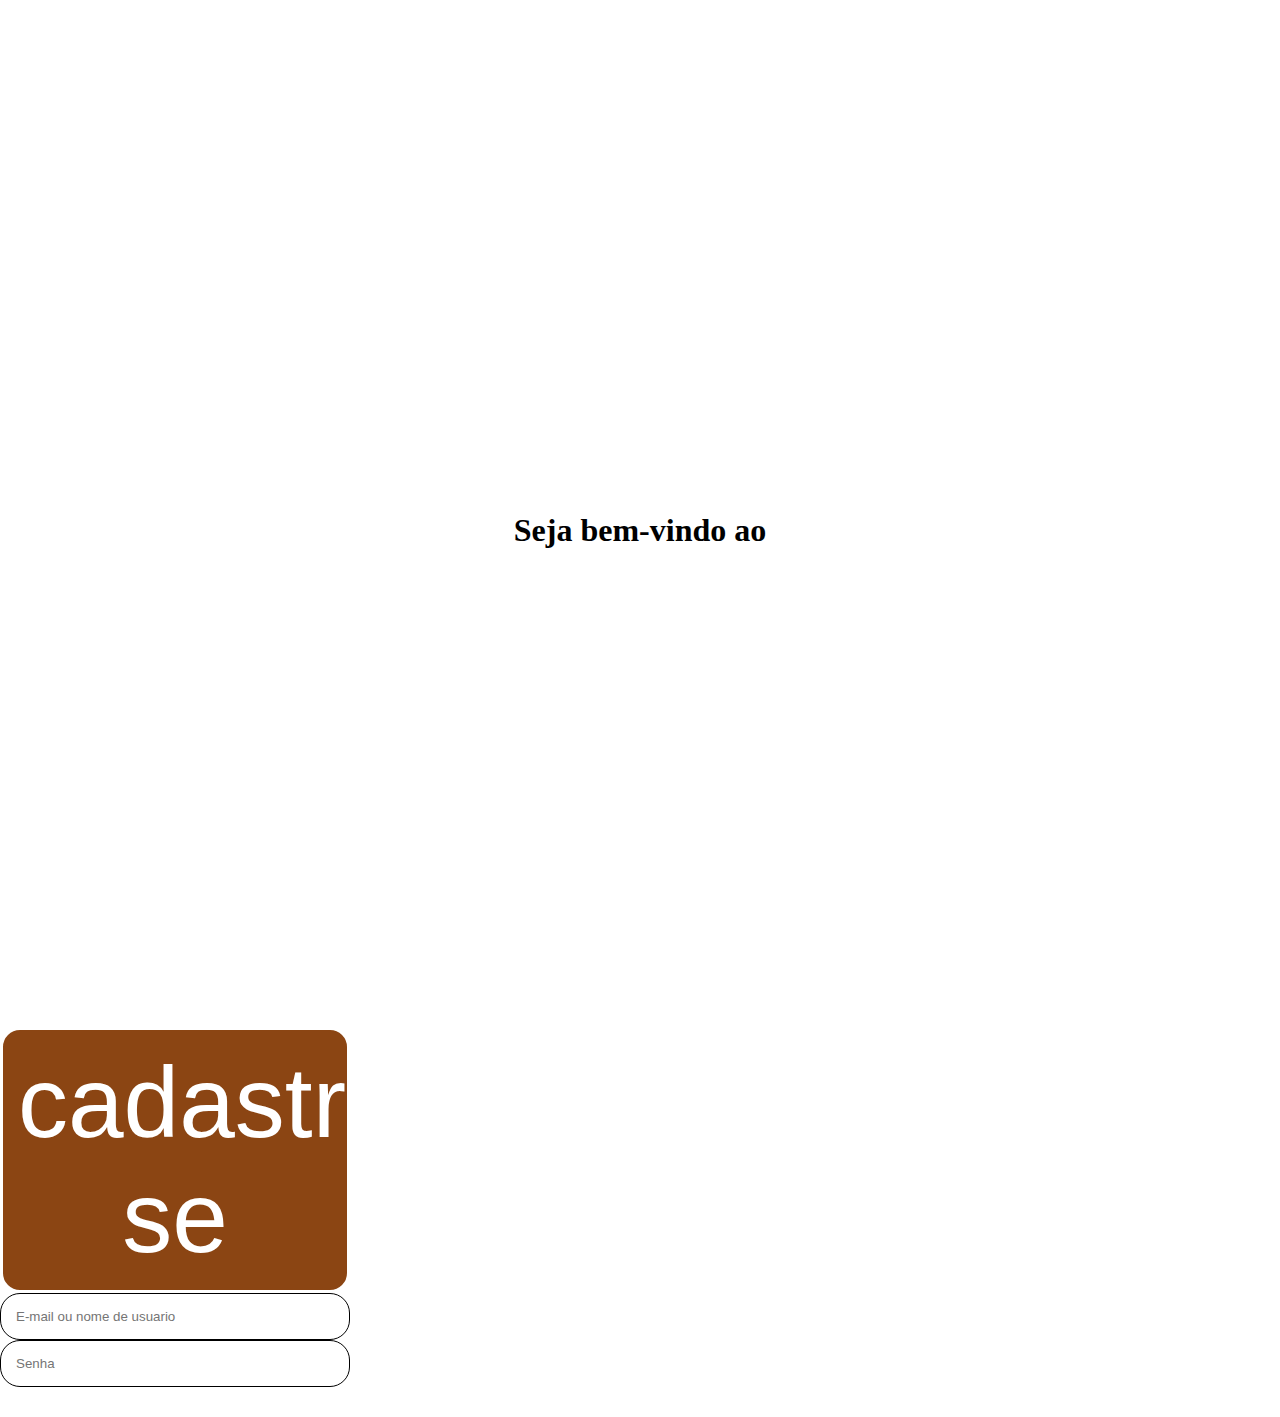
<file: drive-download-20230317T222854Z-001/index.html>
<!DOCTYPE html>
<html lang="en">
<head>
    <meta charset="UTF-8">
    <meta http-equiv="X-UA-Compatible" content="IE=edge">
    <meta name="viewport" content="width=device-width, initial-scale=1.0">
    <title>Barbearia Baeberify</title>
    <!-- LINK CSS -->
    <link rel="stylesheet" href="./style.css">
    <!-- LINK BOOTSTRAP -->
    <link href="https://cdn.jsdelivr.net/npm/bootstrap@5.3.0-alpha1/dist/css/bootstrap.min.css" rel="stylesheet" integrity="sha384-GLhlTQ8iRABdZLl6O3oVMWSktQOp6b7In1Zl3/Jr59b6EGGoI1aFkw7cmDA6j6gD" crossorigin="anonymous">
</head>
<body>

    <!-- INICIO DO CABEÇALHO  -->
    <footer>
        <div class="row">
            <!-- inicio da div da logo/apresentação do projeto  -->
            <div class="col-6" >
                <!-- titulo do inicio  -->
                <div id="texto-inicio">
                    <h1>Seja bem-vindo ao </h1>
                </div>
            </div>
            <!-- fim da div com a apresentaçao  -->
       
                <!-- inicio da div com o formulário de login  -->
                <div class="col-6">
                    <div  id="formulario-css">
                        <!-- inicio do formulário  -->
                        <form action="#" >
                            <!-- botao do cadastro  -->
                            <div id="div-for">
                                <button id="but"class="my-4" type="button"><a href="./pages/cadastroSeleçao.html">cadastrar-se</a></button>
                               
                            <!-- input de login --> 
                                <input class="my-4"  type="text" placeholder="E-mail ou nome de usuario">
                                <input class="my-4"  type="text" placeholder="Senha">
                            </div>    
                        </form>
                    </div>
             </div>
        </div>

    </footer>
    <!-- FIM DO CABEÇALHO -->






















    <script src="https://cdn.jsdelivr.net/npm/bootstrap@5.3.0-alpha1/dist/js/bootstrap.bundle.min.js" integrity="sha384-w76AqPfDkMBDXo30jS1Sgez6pr3x5MlQ1ZAGC+nuZB+EYdgRZgiwxhTBTkF7CXvN" crossorigin="anonymous"></script>
</body>
</html>
</file>
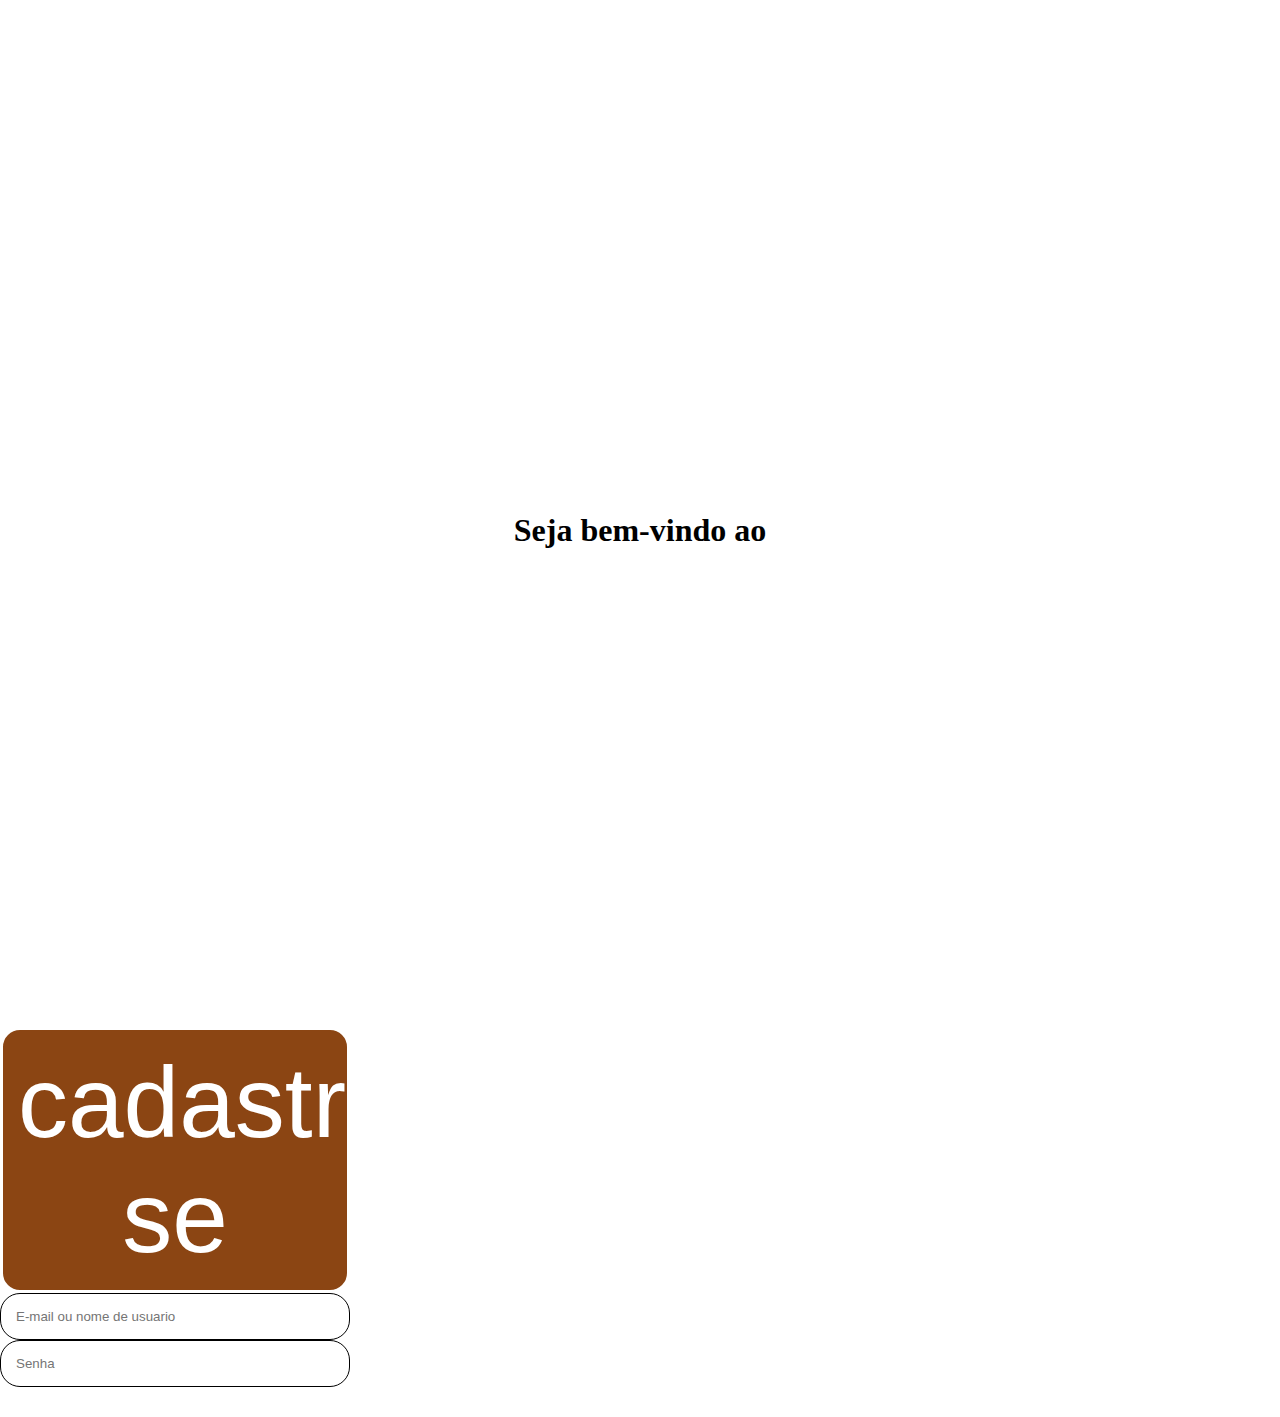
<file: projeto-barbearia/index.html>
<!DOCTYPE html>
<html lang="en">
<head>
    <meta charset="UTF-8">
    <meta http-equiv="X-UA-Compatible" content="IE=edge">
    <meta name="viewport" content="width=device-width, initial-scale=1.0">
    <title>Barbearia Baeberify</title>
    <!-- LINK CSS -->
    <link rel="stylesheet" href="./style.css">
    <!-- LINK BOOTSTRAP -->
    <link href="https://cdn.jsdelivr.net/npm/bootstrap@5.3.0-alpha1/dist/css/bootstrap.min.css" rel="stylesheet" integrity="sha384-GLhlTQ8iRABdZLl6O3oVMWSktQOp6b7In1Zl3/Jr59b6EGGoI1aFkw7cmDA6j6gD" crossorigin="anonymous">   
</head>
<body>

    <!-- INICIO DO CABEÇALHO  -->
    <footer>
        <div class="row">
            <!-- inicio da div da logo/apresentação do projeto  -->
            <div class="col-6" >
                <!-- titulo do inicio  -->
                <div id="texto-inicio">
                    <h1>Seja bem-vindo ao </h1>
                </div>
            </div>
            <!-- fim da div com a apresentaçao  -->
       
                <!-- inicio da div com o formulário de login  -->
                <div class="col-6">
                    <div  id="formulario-css">
                        <!-- inicio do formulário  -->
                        <form action="#" >
                            <!-- botao do cadastro  -->
                            <div id="div-for">
                                <button id="but"class="my-4" type="button"><a href="./pages/cadastroSeleçao.html">cadastrar-se</a></button>
                               
                            <!-- input de login --> 
                                <input class="my-4"  type="text" placeholder="E-mail ou nome de usuario">
                                <input class="my-4"  type="text" placeholder="Senha">
                            </div>    
                        </form>
                    </div>
             </div>
        </div>

    </footer>
    <!-- FIM DO CABEÇALHO -->






















    <script src="https://cdn.jsdelivr.net/npm/bootstrap@5.3.0-alpha1/dist/js/bootstrap.bundle.min.js" integrity="sha384-w76AqPfDkMBDXo30jS1Sgez6pr3x5MlQ1ZAGC+nuZB+EYdgRZgiwxhTBTkF7CXvN" crossorigin="anonymous"></script>
</body>
</html>
</file>
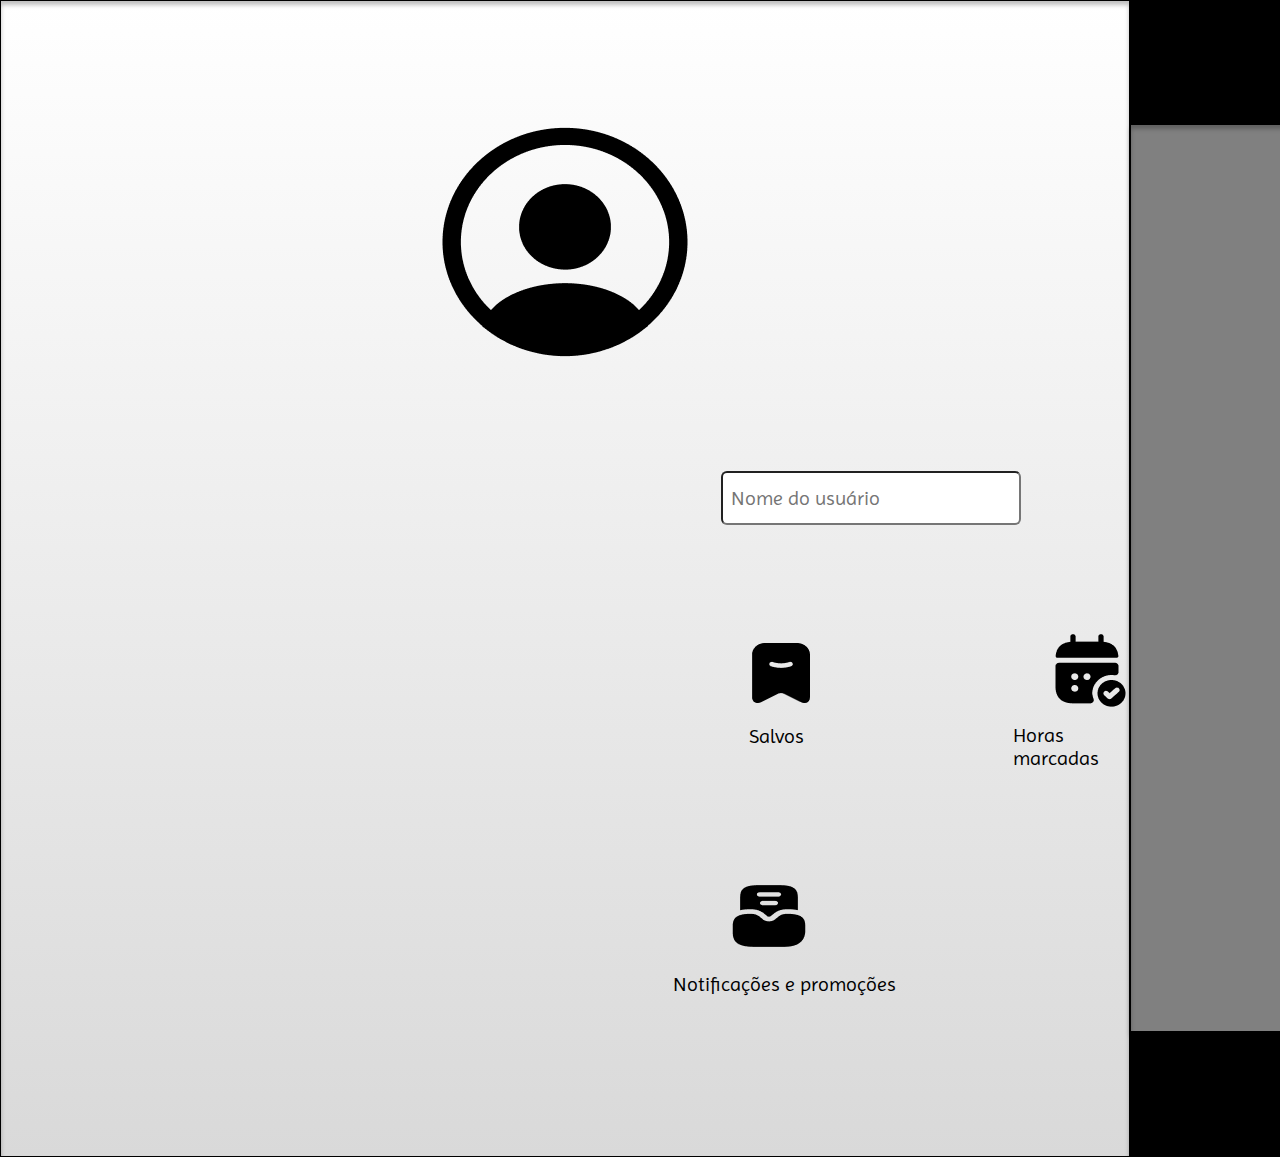
<file: drive-download-20230317T222854Z-001/pages/cadastroCliente.html>
<!DOCTYPE html>
<html lang="en">
<head>
    <meta charset="UTF-8">
    <meta http-equiv="X-UA-Compatible" content="IE=edge">
    <meta name="viewport" content="width=device-width, initial-scale=1.0">
    <title>Document</title>
    <link rel="stylesheet" href="../styleCliente.css">
</head>
<body>
    <!DOCTYPE html>
<html lang="en">

<head>
    <meta charset="UTF-8">
    <meta http-equiv="X-UA-Compatible" content="IE=edge">
    <meta name="viewport" content="width=device-width, initial-scale=1.0">
    <title>Barberify</title>
    
    <link rel="preconnect" href="https://fonts.gstatic.com" crossorigin>
    <link href="https://fonts.googleapis.com/css2?family=Imprima&display=swap" rel="stylesheet">
    <link rel="stylesheet" href="../styleCliente.css">
</head>

<body>
    <!-- Aquele retangulo de perfil do usuario -->
    <div class="container">
        <div class="container1">
            <div class="foto-perfil">
                <img src="../img/profilecircle.png" alt="">
            </div>

            <input type="text" class="nome-Usuario" placeholder="Nome do usuário">

            <div class="imagens">
                <img class="salvos" src="../img/archive.png" alt="">
                <p id="salvo">Salvos</p>


                <img class="calendario" src="../img/calendartick.png" alt="">
                <p id="calendario">Horas marcadas</p>
            </div>
            <img class="direct" src="../img/directboxnotif.png" alt="">
            <p id="direct">Notificações e promoções</p>

        </div>

        <div class="container2">
            <p id="barbearia">Barbearia de preferência</p>
            <input type="text" class="barbearia">

            <p id="horarios">Horários agendados</p>
            <input type="text" class="horarios">

            <p id="servicos">Serviços mais requisitados</p>
            <input type="text" class="servicos">

            <p id="avaliacao">Avaliação do cliente</p>
            
    </div>

   

</body>

</html>
</body>
</html>
</file>
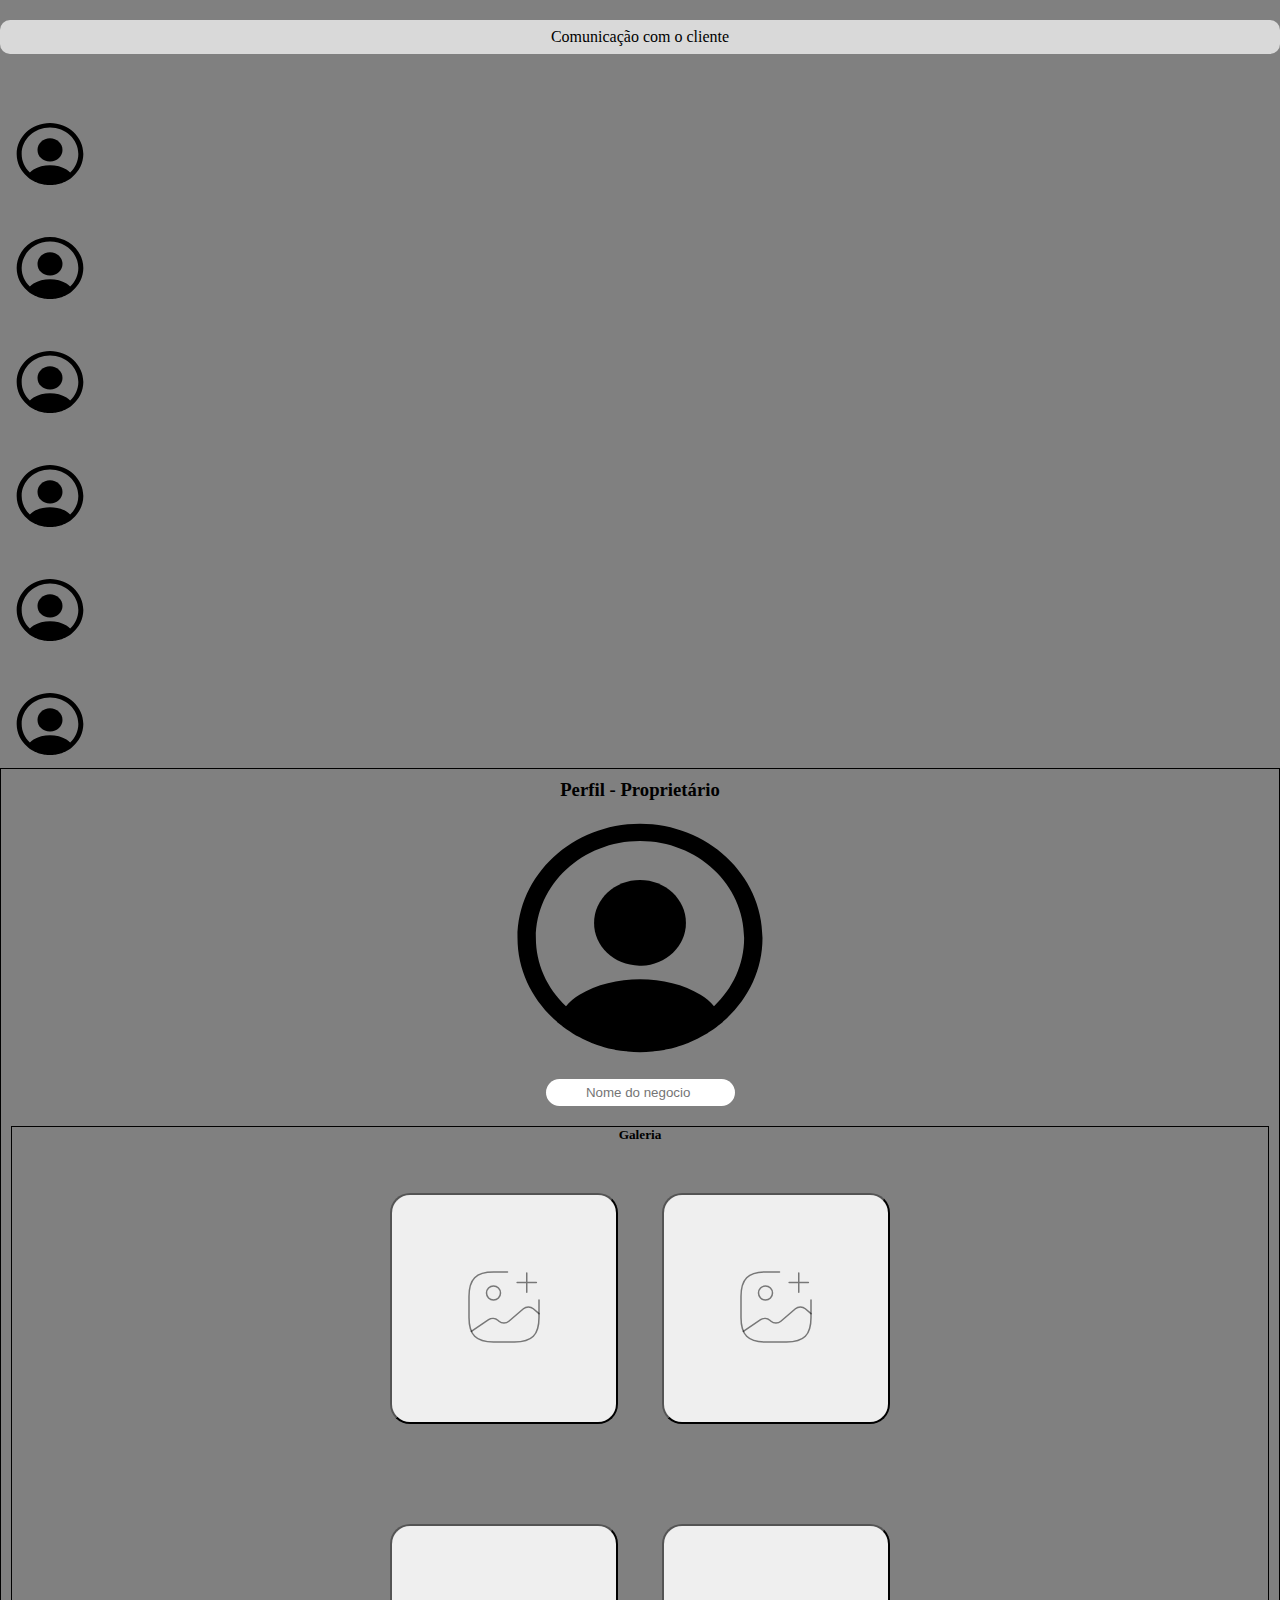
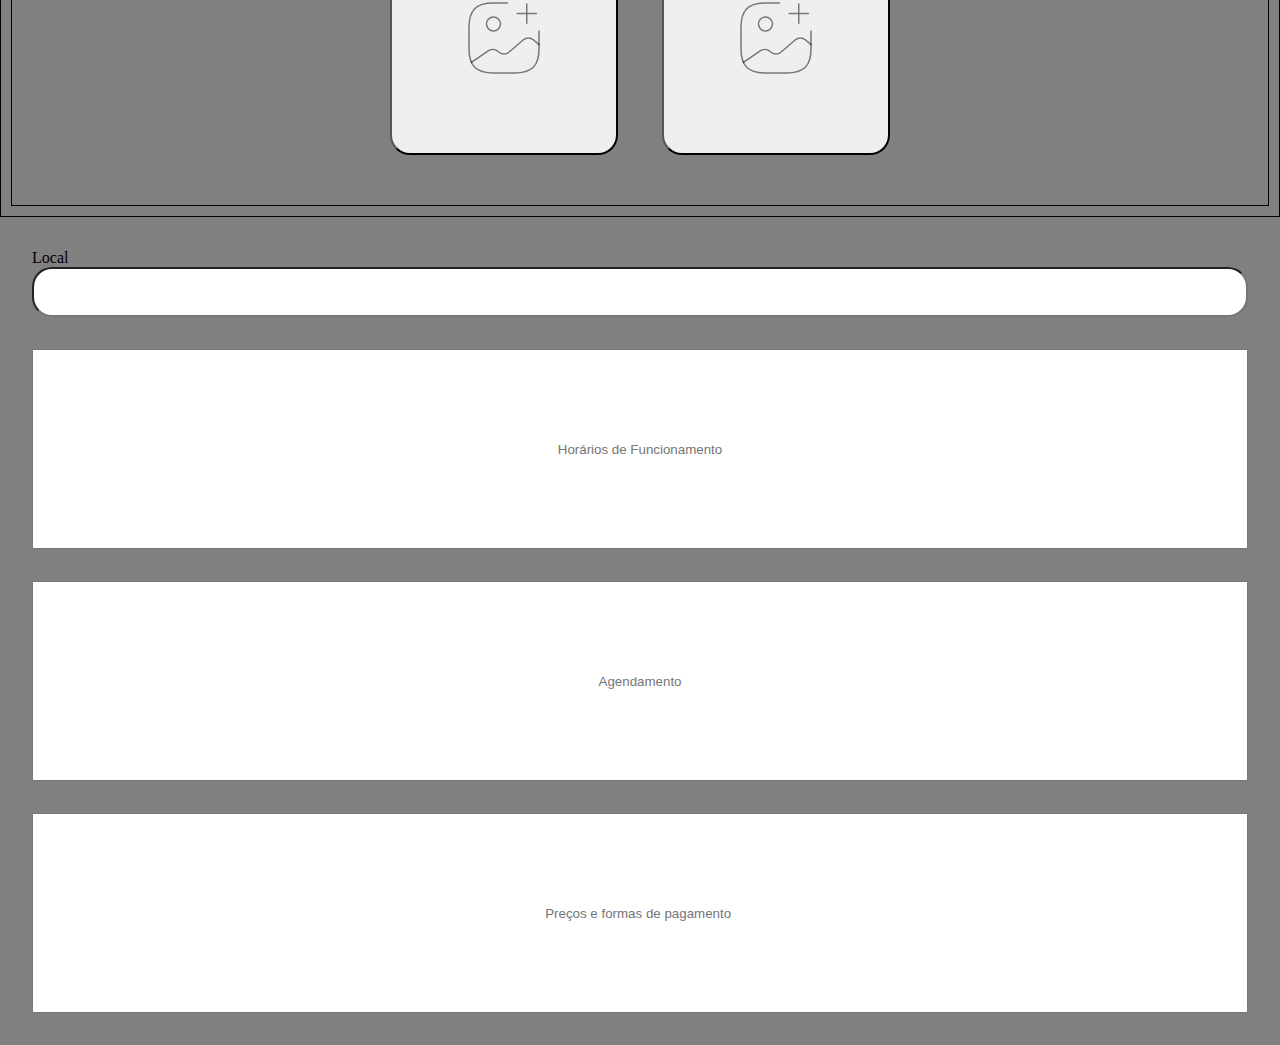
<file: drive-download-20230317T222854Z-001/pages/cadastroProprietario.html>
<!DOCTYPE html>
<html lang="en">

<head>
    <meta charset="UTF-8">
    <meta http-equiv="X-UA-Compatible" content="IE=edge">
    <meta name="viewport" content="width=device-width, initial-scale=1.0">
    <title>Document</title>
    <link rel="stylesheet" href="../styleCadastro.css">
    <link href="https://cdn.jsdelivr.net/npm/bootstrap@5.3.0-alpha1/dist/css/bootstrap.min.css" rel="stylesheet"
        integrity="sha384-GLhlTQ8iRABdZLl6O3oVMWSktQOp6b7In1Zl3/Jr59b6EGGoI1aFkw7cmDA6j6gD" crossorigin="anonymous">


</head>
<body id="fundo-bg" >
    <!-- div global para o fundo -->


        <!-- inicio da div pai Container  -->
        <div class="Container ">

            <!-- div com a linha para a divisao das colunas  -->
            <div class="row">


                <div class="col">
                    <div class="p-com " >
                        <p>Comunicação com o cliente</p>
                    </div>
                    <div class="imc">
                        <div>
                            <img height="80" width="80" src="../img/perfilM.svg" alt="">
                        </div>
                        <div>
                            <img height="80" width="80" src="../img/perfilM.svg" alt="">
                        </div>
                        <div>
                            <img height="80" width="80" src="../img/perfilM.svg" alt="">
                        </div>
                        <div>
                            <img height="80" width="80" src="../img/perfilM.svg" alt="">
                        </div>
                        <div>
                            <img height="80" width="80" src="../img/perfilM.svg" alt="">
                        </div>
                        <div>
                            <img height="80" width="80" src="../img/perfilM.svg" alt="">
                        </div>


                    </div>
                </div>

                <!-- linha 2 info -->
                <div id="bd" class="col-lg-5 col-sm-12 ">


                    <div>
                        <div class="imagem-perfil">
                            <h3>Perfil - Proprietário</h3>

                            <!-- div imagem login -->
                            <div>
                                <img src="../img/perfilM.svg" alt="">
                            </div>


                            <!-- input pro nome -->
                            <div >
                                <input type="text" name="" id="input-nome" placeholder="Nome do negocio ">
                            </div>
                        </div>

                        <!-- div para adicionar imagens  -->
                        <div id="add-img" >
                            <h5>Galeria</h5>
                            <div>
                                <div class="row">
                                    <div  id="imgs-gal">
                                      
                                        <button><img class="img-fluid" src="../img/galleryadd.svg" alt="">
                                        </button>
                                        <button><img class="img-fluid" src="../img/galleryadd.svg" alt=""></button>
                                     
                                    </div>
                                    <div class="col-12" id="imgs-gal">
                                        <button><img class="img-fluid" src="../img/galleryadd.svg" alt=""></button>
                                        <button><img class="img-fluid" src="../img/galleryadd.svg" alt=""></button>
                                    </div>
                                </div>
                            </div>
                        </div>
                    </div>

                </div>

                <!-- div das informaçoes local etc... -->
                <div class="col-lg-5 col-sm-12 row-auto" >
                    <!-- inicio do formulario com as informaçoes  -->
                    <form action="">
                        <!-- divs com input  -->
                        <div id="input-so">
                            <label class="text-light" for=""> Local </label>
                            <input type="text">
                        </div>
                        <div>
                            <input name="" id="" cols="30" rows="10"
                                placeholder="Horários de Funcionamento">
                        </div>
                        <div>
                            <input name="" id="" cols="30" rows="10" placeholder="Agendamento">
                        </div>
                        <div>
                            <input name="" id="" cols="30" rows="10"
                                placeholder="Preços e formas de pagamento ">
                        </div>
                    </form>
                    <!-- fim do formulario -->

                </div>

            </div>

        </div>
 

    <script src="https://cdn.jsdelivr.net/npm/bootstrap@5.3.0-alpha1/dist/js/bootstrap.bundle.min.js"
        integrity="sha384-w76AqPfDkMBDXo30jS1Sgez6pr3x5MlQ1ZAGC+nuZB+EYdgRZgiwxhTBTkF7CXvN"
        crossorigin="anonymous"></script>

</body>

</html>
</file>
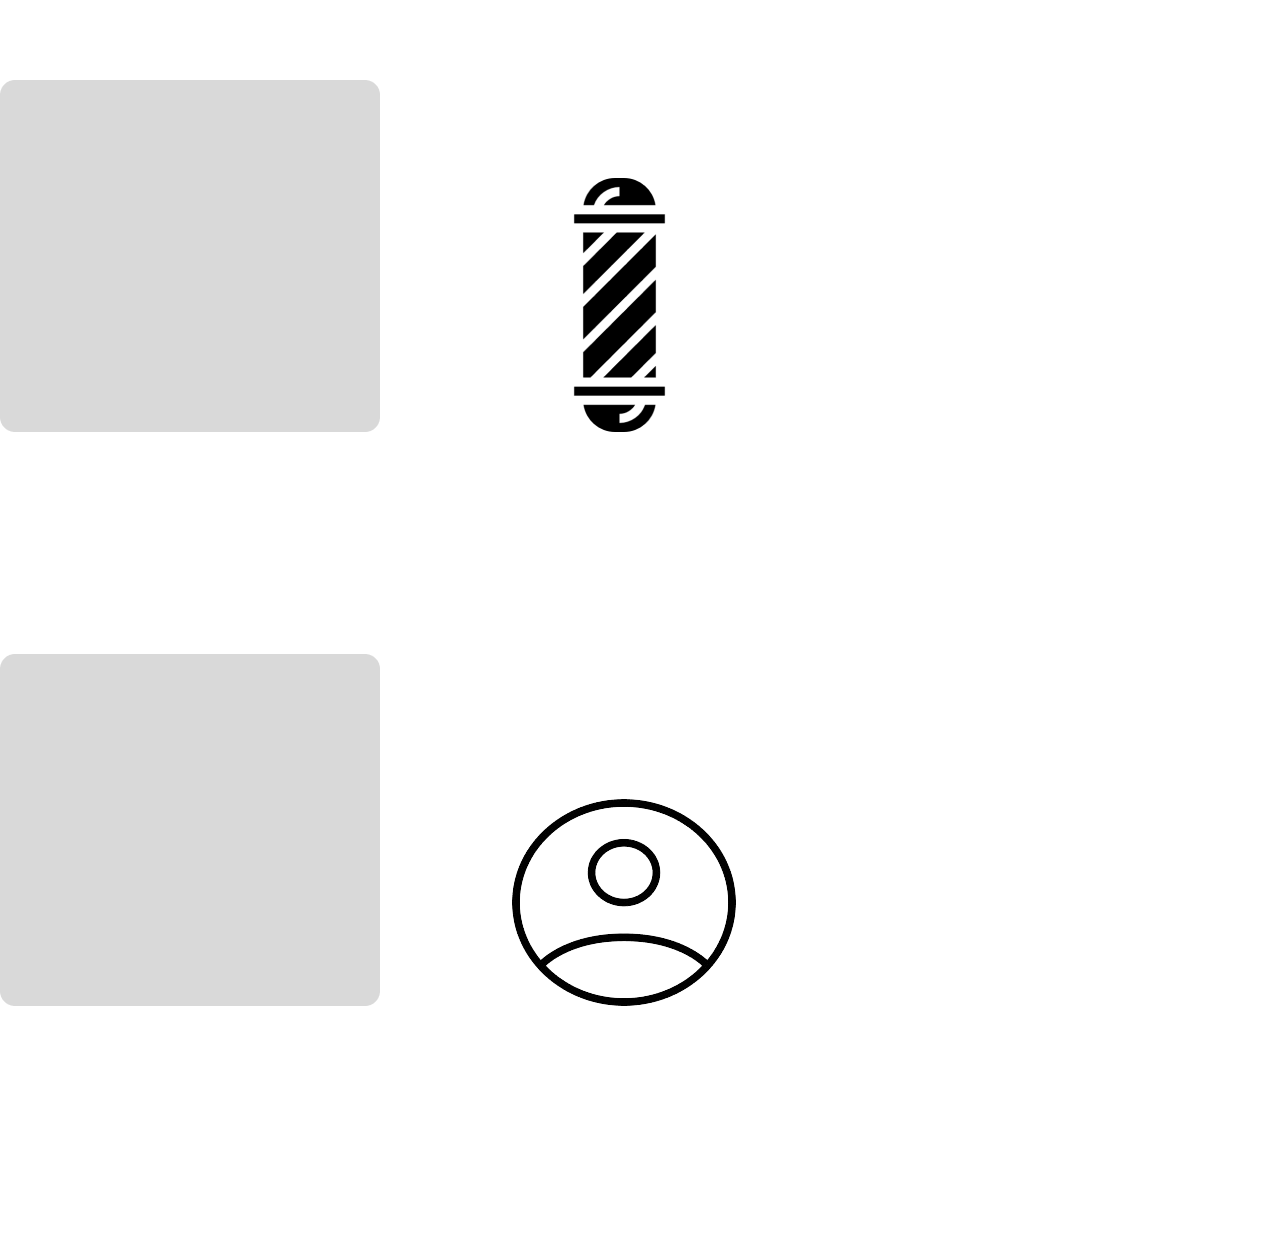
<file: drive-download-20230317T222854Z-001/pages/cadastroSeleçao.html>
<!DOCTYPE html>
<html lang="en">

<head>
    <meta charset="UTF-8">
    <meta http-equiv="X-UA-Compatible" content="IE=edge">
    <meta name="viewport" content="width=device-width, initial-scale=1.0">
    <title>Document</title>
    <link rel="preconnect" href="https://fonts.googleapis.com">
    <link rel="preconnect" href="https://fonts.gstatic.com" crossorigin>
    <link href="https://fonts.googleapis.com/css2?family=Imprima&display=swap" rel="stylesheet">
    <link rel="stylesheet" href="../styleselecao.css">
    <link href="https://cdn.jsdelivr.net/npm/bootstrap@5.3.0-alpha1/dist/css/bootstrap.min.css" rel="stylesheet"
        integrity="sha384-GLhlTQ8iRABdZLl6O3oVMWSktQOp6b7In1Zl3/Jr59b6EGGoI1aFkw7cmDA6j6gD" crossorigin="anonymous">

</head>

<body class="bg-dark">

    <div class="container">
        <div class="row">
            <div class="col">
                <a class="proprietario" href="./cadastroProprietario.html">
                    <img class="img1 position-absolute p-5" src="../img/Rectangle 7.png" alt="">
                    <img class="img3 position-relative" src="../img/1271445 1.png" alt="">
                    <p class="prop-text">Proprietários & funcionários</p>
                </a>
                
            </div>
            <div class="col">
                <a class="cliente" href="">
                    <img class="position-absolute p-5" src="../img/Rectangle 7.png" alt="">
                    <img class="img4 position-relative " src="../img/WhatsApp_Image_2023-03-15_at_20.34.01-removebg-preview.png" alt="">
                    <p class="cliente-text">Cliente</p>
                </a>
                
            </div>
        </div>
        
    </div>

<script src="https://cdn.jsdelivr.net/npm/bootstrap@5.3.0-alpha1/dist/js/bootstrap.min.js" integrity="sha384-jd2QJW8R+TTnJe7DDxOMvJ99eY5dK+l5IXQSZ+BCytlrJgKdq8MkHtI16c+ZJb0F" crossorigin="anonymous"></script>
</body>

</html>
</file>
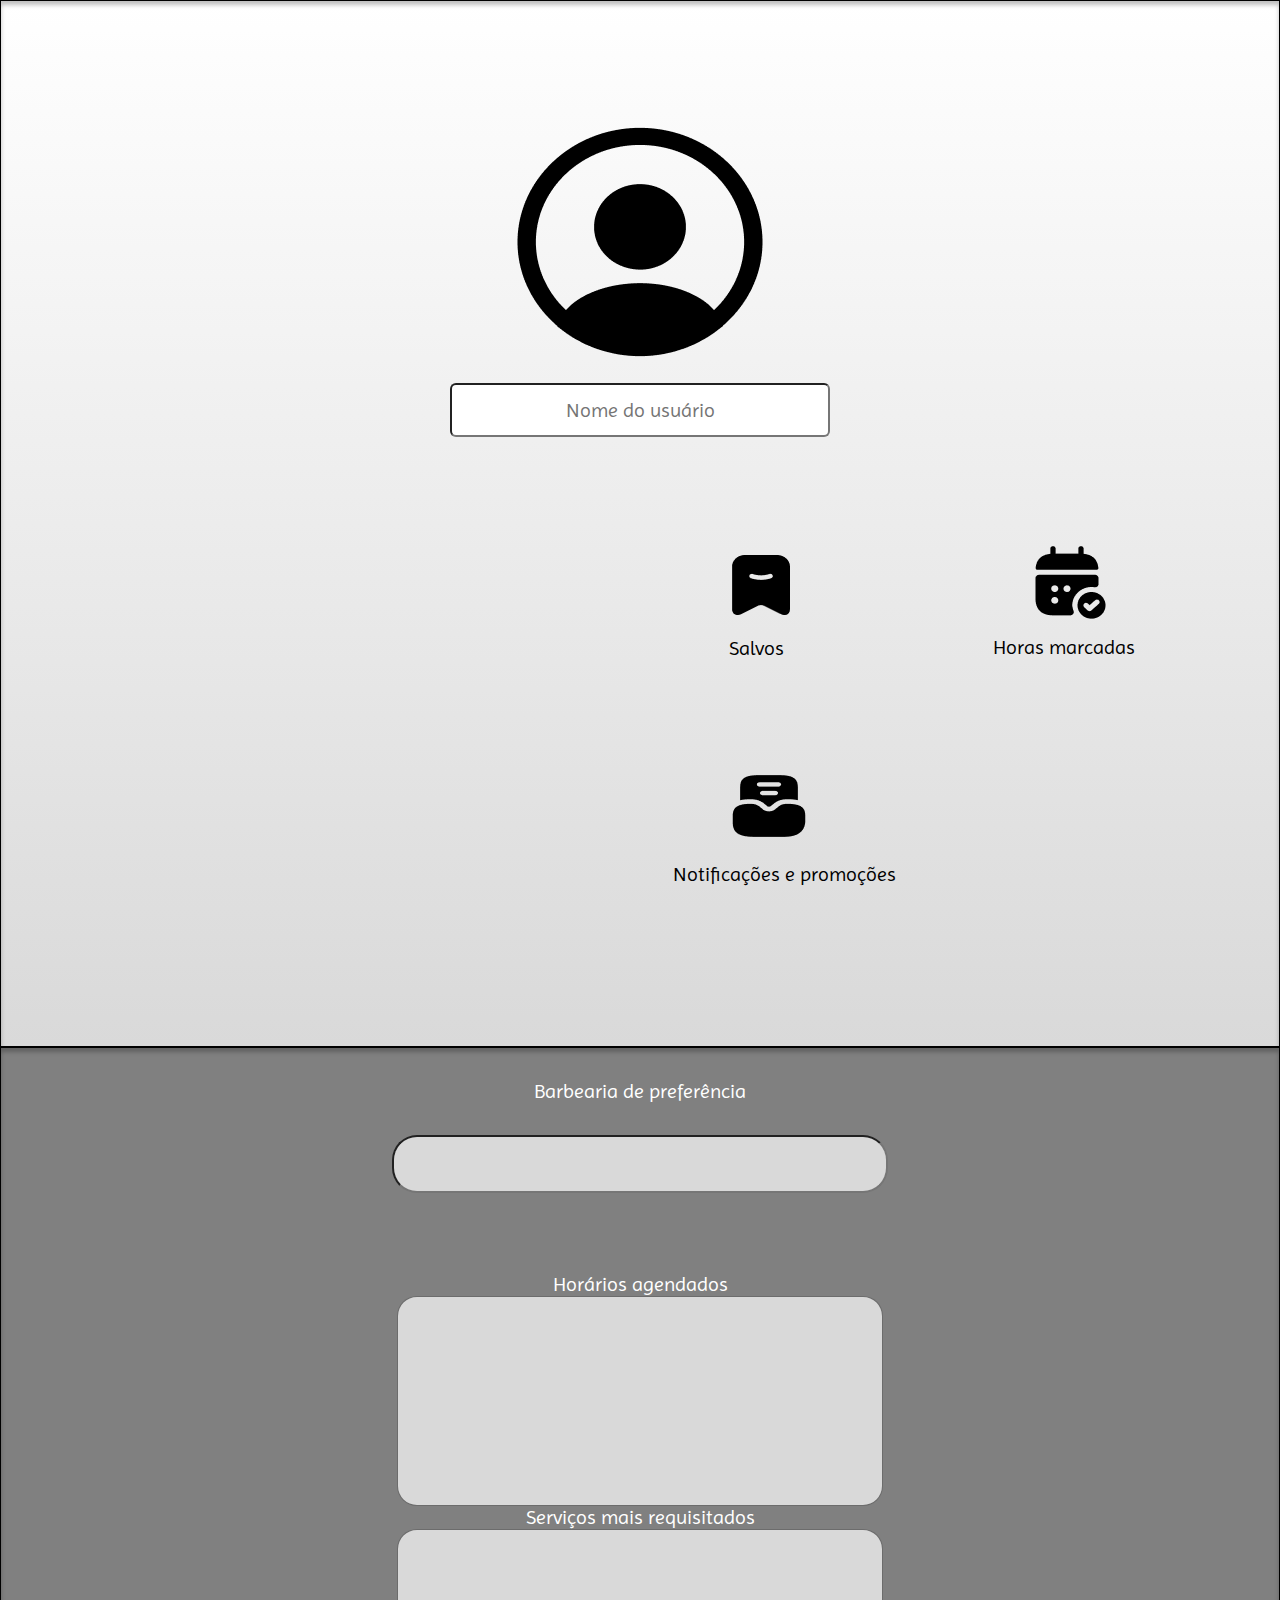
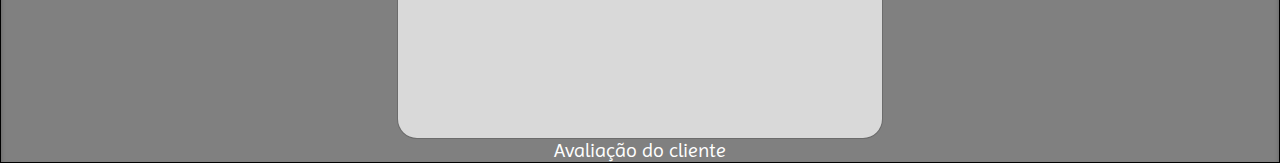
<file: projeto-barbearia/pages/cadastroCliente.html>
<!DOCTYPE html>
<html lang="en">
<head>
    <meta charset="UTF-8">
    <meta http-equiv="X-UA-Compatible" content="IE=edge">
    <meta name="viewport" content="width=device-width, initial-scale=1.0">
    <title>Document</title>
    <link rel="stylesheet" href="../styleCliente.css">
    
</head>
<body>
    <!DOCTYPE html>
<html lang="en">

<head>
    <meta charset="UTF-8">
    <meta http-equiv="X-UA-Compatible" content="IE=edge">
    <meta name="viewport" content="width=device-width, initial-scale=1.0">
    <title>Barberify</title>
    
    <link rel="preconnect" href="https://fonts.gstatic.com" crossorigin>
    <link href="https://fonts.googleapis.com/css2?family=Imprima&display=swap" rel="stylesheet">

    <!-- link bootstrap -->

    <link rel="stylesheet" href="../styleCliente.css">
</head>

<body>
    <!-- Aquele retangulo de perfil do usuario -->
    <div class="container">
        <div class="container1">
            <div class="foto-perfil">
                <img src="../img/profilecircle.png" alt="">
            </div>

           <div class="con1">
            <input type="text" class="nome-Usuario" placeholder="Nome do usuário">

            <div class="imagens">
                <img class="salvos" src="../img/archive.png" alt="">
                <p id="salvo">Salvos</p>


                <img class="calendario" src="../img/calendartick.png" alt="">
                <p id="calendario">Horas marcadas</p>
            </div>
            <img class="direct" src="../img/directboxnotif.png" alt="">
            <p id="direct">Notificações e promoções</p>

           </div>
        </div>

        <div class="container2">
          <div class="cont2">
            <p id="barbearia">Barbearia de preferência</p>
            <input type="text" class="barbearia">

            <p id="horarios">Horários agendados</p>
            <input type="text" class="horarios">

            <p id="servicos">Serviços mais requisitados</p>
            <input type="text" class="servicos">

            <p id="avaliacao">Avaliação do cliente</p>
            
          </div>
    </div>

   

</body>

</html>
</body>
</html>
</file>
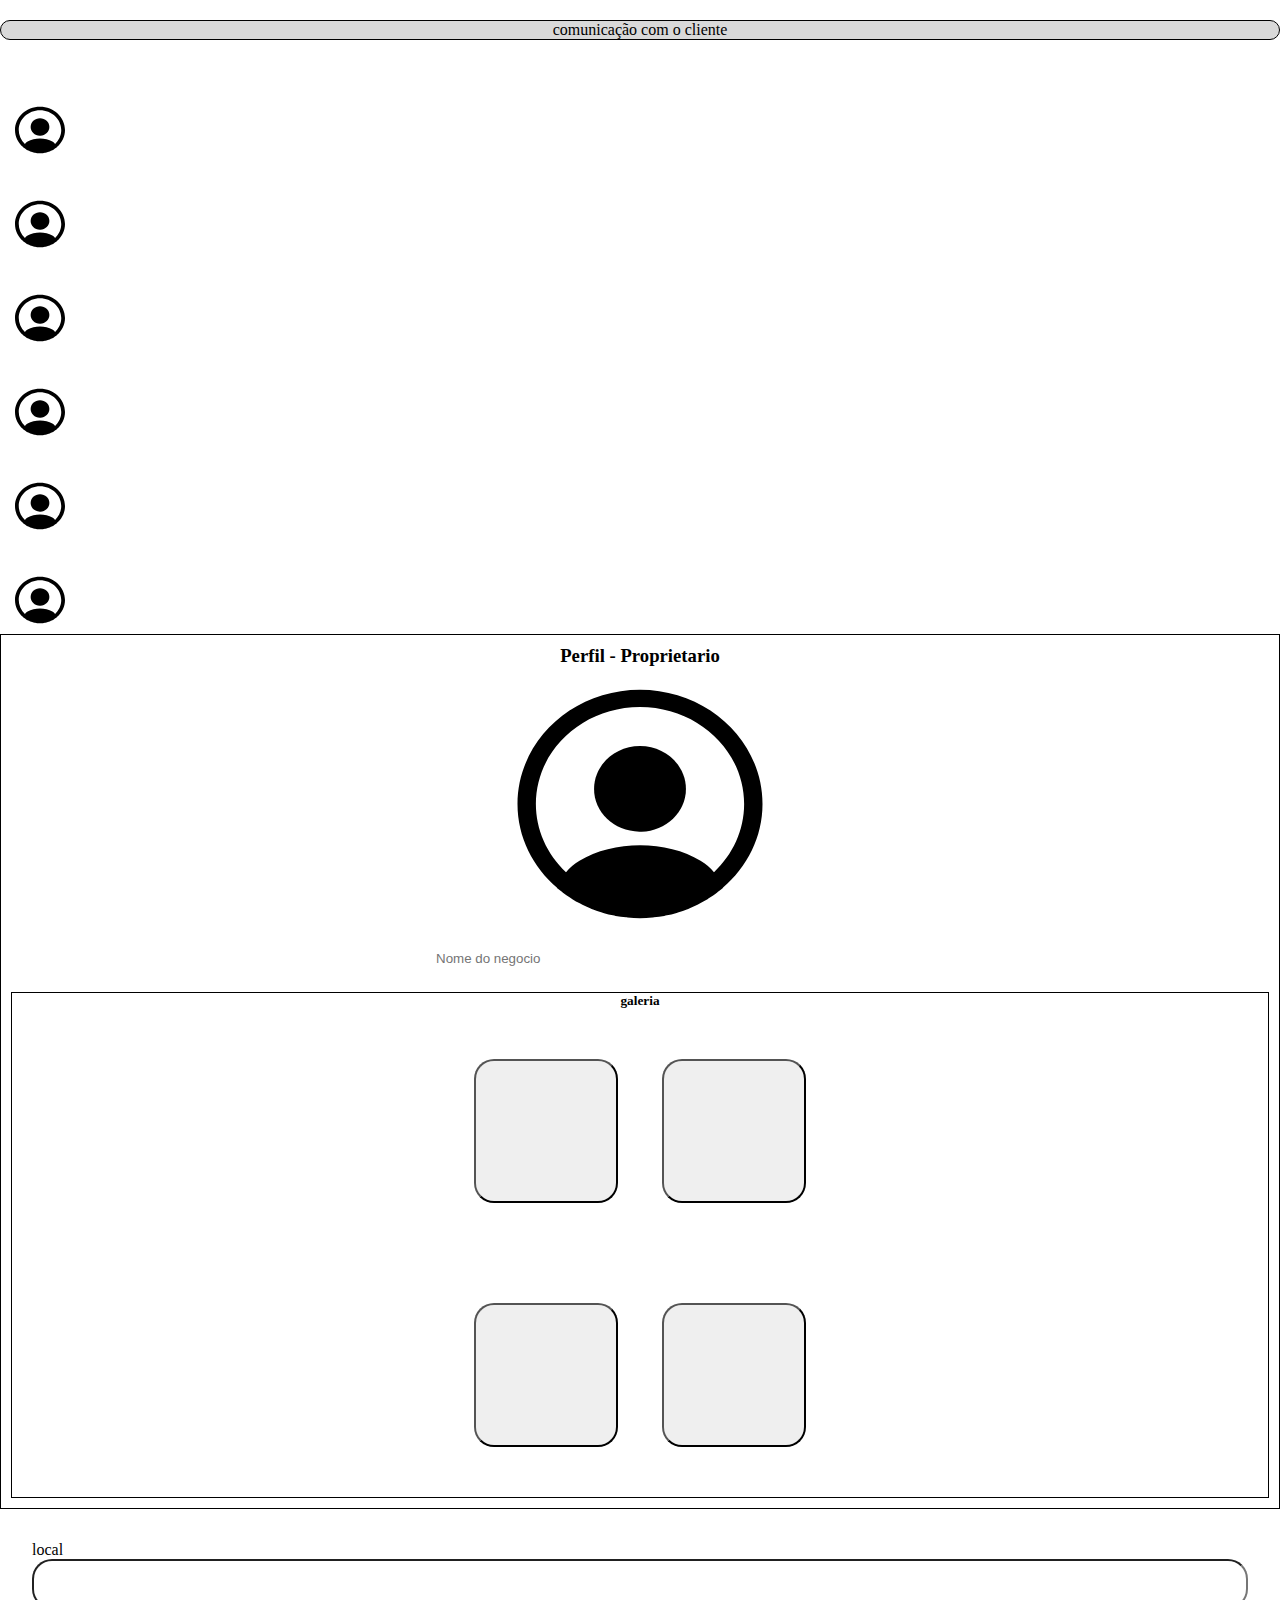
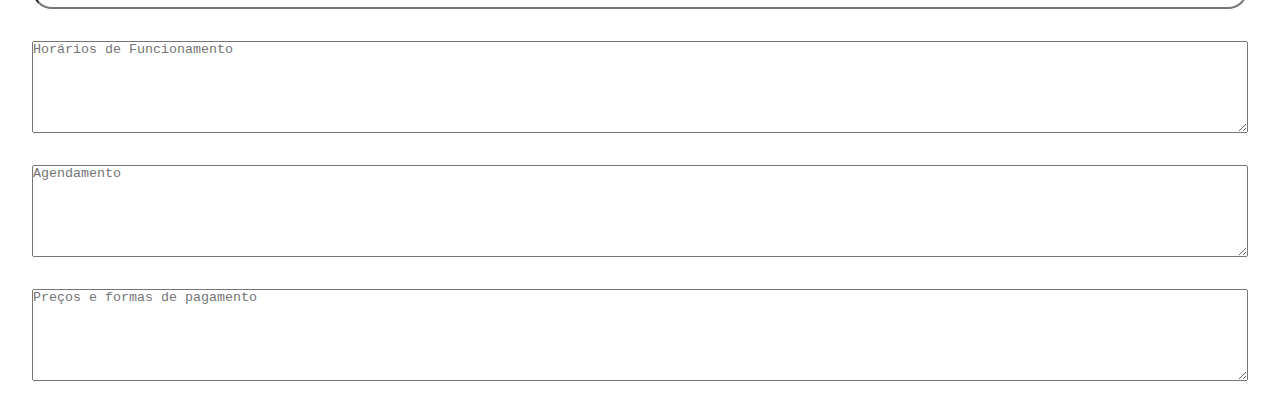
<file: projeto-barbearia/pages/cadastroProprietario.html>
<!DOCTYPE html>
<html lang="en">
<head>
    <meta charset="UTF-8">
    <meta http-equiv="X-UA-Compatible" content="IE=edge">
    <meta name="viewport" content="width=device-width, initial-scale=1.0">
    <title>Document</title>
    <link rel="stylesheet" href="../styleCadastro.css">
    <link href="https://cdn.jsdelivr.net/npm/bootstrap@5.3.0-alpha1/dist/css/bootstrap.min.css" rel="stylesheet" integrity="sha384-GLhlTQ8iRABdZLl6O3oVMWSktQOp6b7In1Zl3/Jr59b6EGGoI1aFkw7cmDA6j6gD" crossorigin="anonymous">

</head>
<body>
    <!-- div global para o fundo -->
    <div id="fundo-bg">

    <!-- inicio da div pai Container  -->
    <div>
        
     <!-- div com a linha para a divisao das colunas  -->
        <div class="row" >

            
                <div class="col-2">
                    <div class="p-com">
                        <p>comunicação com o cliente</p>
                    </div>
                        <div class="imc">
                            <div>
                                <img  height="60" width="60" src="../img/perfil.svg" alt="">
                            </div>
                            <div>
                                <img  height="60" width="60" src="../img/perfil.svg" alt="">
                            </div>
                            <div>
                                <img  height="60" width="60" src="../img/perfil.svg" alt="">
                            </div>
                            <div>
                                <img  height="60" width="60" src="../img/perfil.svg" alt="">
                            </div>
                            <div>
                                <img  height="60" width="60" src="../img/perfil.svg" alt="">
                            </div>
                            <div>
                                <img  height="60" width="60" src="../img/perfil.svg" alt="">
                            </div>
                        
                    
                        </div>
                    </div>













            

                <!-- linha 2 info -->
                    <div id="bd" class="col-lg-5 ">
                
                    
                        <div >
                            <div class="imagem-perfil">
                                <h3>Perfil - Proprietario</h3>

                                <!-- div imagem login -->
                                    <div>
                                        <img src="../img/perfilM.svg" alt="">
                                    </div>

                           
                                <!-- input pro nome -->
                                    <div >
                                        <input type="text" name="" id="input-nome" placeholder="Nome do negocio ">
                                    </div>
                            </div>

                                    <!-- div para adicionar imagens  -->
                                        <div id="add-img">
                                            <h5>galeria</h5>
                                                <div>
                                                    <div class="row" >
                                                        <div class="col-12" id="imgs-gal">
                                                            <button></button>
                                                            <button></button>
                                                        </div>
                                                        <div class="col-12" id="imgs-gal">
                                                            <button></button>
                                                            <button></button>
                                                        </div>    
                                                    </div>
                                                </div>
                                        </div>
                    </div>

                </div>





















                <!-- div das informaçoes local etc... -->
                <div class="col-lg-5">
                    <!-- inicio do formulario com as informaçoes  -->
                    <form action="">
                        <!-- divs com input  -->
                        <div id="input-so">
                            <label for=""> local </label>
                            <input type="text">
                        </div>
                        <div > 
                            <textarea name="" id="" cols="30" rows="6" placeholder="Horários de Funcionamento"></textarea>
                        </div>
                        <div >
                            <textarea name="" id="" cols="30" rows="6" placeholder="Agendamento"></textarea>
                        </div>
                        <div > 
                            <textarea name="" id="" cols="30" rows="6" placeholder="Preços e formas de pagamento "></textarea>
                        </div>
                    </form>
                    <!-- fim do formulario -->
                    
                </div>


            

        </div>


























    </div>

    <!-- fim da div pai container -->




</div>
<!-- fim da div global -->





















    <script src="https://cdn.jsdelivr.net/npm/bootstrap@5.3.0-alpha1/dist/js/bootstrap.bundle.min.js" integrity="sha384-w76AqPfDkMBDXo30jS1Sgez6pr3x5MlQ1ZAGC+nuZB+EYdgRZgiwxhTBTkF7CXvN" crossorigin="anonymous"></script>

</body>
</html>
</file>
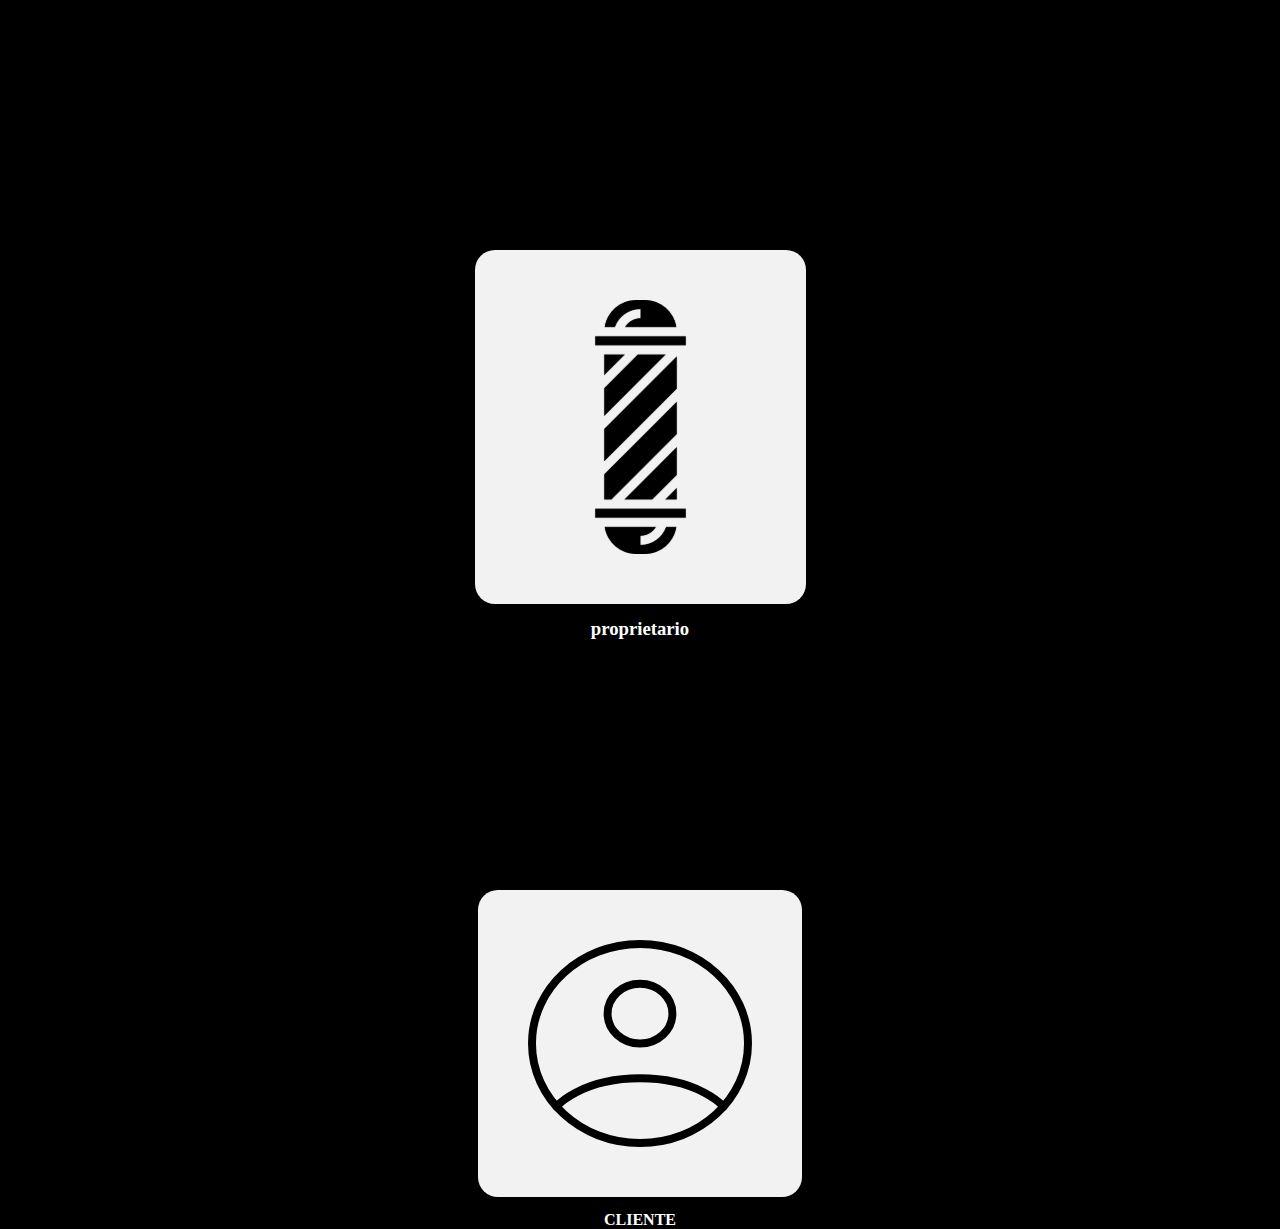
<file: projeto-barbearia/pages/cadastroSeleçao.html>
<!DOCTYPE html>
<html lang="en">
<head>
    <meta charset="UTF-8">
    <meta http-equiv="X-UA-Compatible" content="IE=edge">
    <meta name="viewport" content="width=device-width, initial-scale=1.0">
    <title>cadastro</title>
    <!-- link css -->
    <link rel="stylesheet" href="../styleselecao.css">
     <!-- LINK BOOTSTRAP -->
     <link href="https://cdn.jsdelivr.net/npm/bootstrap@5.3.0-alpha1/dist/css/bootstrap.min.css" rel="stylesheet" integrity="sha384-GLhlTQ8iRABdZLl6O3oVMWSktQOp6b7In1Zl3/Jr59b6EGGoI1aFkw7cmDA6j6gD" crossorigin="anonymous">

</head>
<body id="bd">


    <main>
        <!-- div principal da linha  -->
            <div class="row" >
                <!-- primeira coluna  -->
                    <div class="col-6"id="center"  >
                        <div>
                           <a href="./cadastroProprietario.html"> <img src="../img/barba.svg" alt=""></a>
                        
                        </div>

                        <div>
                            <h3>proprietario</h3>
                        </div>
                    </div>

                <!-- segunda coluna -->
                    <div class="col-6" id="center">
                       <a href="./cadastroCliente.html"><img src="../img/client.svg" alt=""></a>
                       <h4>CLIENTE</h4>
                    </div>

            </div>
            <!-- fim da div das linhas -->







    </main>









    <script src="https://cdn.jsdelivr.net/npm/bootstrap@5.3.0-alpha1/dist/js/bootstrap.bundle.min.js" integrity="sha384-w76AqPfDkMBDXo30jS1Sgez6pr3x5MlQ1ZAGC+nuZB+EYdgRZgiwxhTBTkF7CXvN" crossorigin="anonymous"></script>

</body>
</html>
</file>
<file: drive-download-20230317T222854Z-001/style.css>
*{
    padding: 0;
    margin: 0;
    box-sizing: border-box;
}


/* parte do 'bem-vindo' e logo */

#texto-inicio{
display: flex;
justify-content: center;
padding-top: 40%;
}


#but{
    border-radius: 20px;
}
#but a{
    text-decoration: none;
    color: #ffffff;
}









/* css do formulario PARTE DE LOGIN */


form{
  
    display: flex;
    flex-direction: column;
    padding-top: 35%;
    justify-content: center;
    


}
/* stilo do input do formulRIO  */
input {
    width: 350px;

    border: none;
    border: solid 1px #000;
    border-radius: 20px;
    padding: 15px;

    
}
/* estilo do butao cadastrar-se */
button{
    background-color: saddlebrown;

    width: 350px;
    font-size: 100px;
    border: solid 3px #ffffff;
    border-radius: 20px;
    padding: 15px;
}

#div-for{
    display: flex;
    flex-direction: column;
    padding: 30px 0px;
}
/* ///////////////// */

@media only screen and (max-width:768px){
    footer{
        width: 100%;
        padding: 0;
        align-items: center;
        justify-content: center;
    }
    input {

        width: 100%;
     font-size: 100%;
      }
      button{
        width: 100%;
        font-size: 50%;
        /* display: flex;
        align-items: center;
        justify-content: center; */
    }
    .texto-inicio h1{
        display: flex;
        text-align: center;
        align-items: center;
        justify-content: center;
        padding:0;
    }
}

@media only screen and (max-width:600px){
    footer{
        width: 100%;
        padding: 0;
        align-items: center;
        justify-content: center;
    }
    input{
        width: 100%;
        font-size: 100%;
    }
    button{
        width: 100%;
        font-size: 50%;
        display: flex;
        align-items: center;
        justify-content: center;
    }
    .texto-inicio h1{
        display: flex;
        text-align: center;
        align-items: center;
        justify-content: center;
        padding:0;
    }
}
/* @media screen and (max-width: 320px) {
    body {
      font-size: 14px;
    }
  }
  
  #formulario-css {
    margin: 0 auto;
    max-width: 400px;
  }
  
  #but {
    display: block;
    margin: 0 auto;
  }
  
  @media screen and (max-width: 320px) {
    .col-6 {
      flex-basis: 100%;
      max-width: 100%;
    }
  } */
  
 
@media only screen and (max-width:320px){
    footer{
        width: 100%;
        padding: 0;
        align-items: center;
        justify-content: center;
    }
    input{
        width: 100%;
        font-size: 100%;
    }
    button{
        width: 100%;
        font-size: 50%;
        display: flex;
        align-items: center;
        justify-content: center;
    }
    .texto-inicio h1{
        display: flex;
        text-align: center;
        align-items: center;
        justify-content: center;
        padding:0;
    }
}
</file>
<file: projeto-barbearia/style.css>
*{
    padding: 0;
    margin: 0;
    box-sizing: border-box;
}


/* parte do 'bem-vindo' e logo */

#texto-inicio{
display: flex;
justify-content: center;
padding-top: 40%;
}


#but{
    border-radius: 20px;
}
#but a{
    text-decoration: none;
    color: #ffffff;
}









/* css do formulario PARTE DE LOGIN */


form{
  
    display: flex;
    flex-direction: column;
    padding-top: 35%;
    justify-content: center;
    


}
/* stilo do input do formulRIO  */
input {
    width: 350px;

    border: none;
    border: solid 1px #000;
    border-radius: 20px;
    padding: 15px;

    
}
/* estilo do butao cadastrar-se */
button{
    background-color: saddlebrown;

    width: 350px;
    font-size: 100px;
    border: solid 3px #ffffff;
    border-radius: 20px;
    padding: 15px;
}

#div-for{
    display: flex;
    flex-direction: column;
    padding: 30px 0px;
}
</file>
<file: drive-download-20230317T222854Z-001/styleCliente.css>
@media only screen and (max-width: 480px) {
    .container {
      flex-direction: column;
      align-items: center;
    }
    
    .container1 {
      text-align: center;
    }
    
    .foto-perfil {
      margin-bottom: 20px;
    }
    
    .nome-Usuario {
      margin-bottom: 20px;
    }
    
    .imagens {
      display: flex;
      justify-content: space-between;
      margin-bottom: 20px;
    }
    
    .container2 {
      text-align: center;
    }
    
    input[type="text"] {
      width: 100%;
    }
  }
  
  /* Estilos para dispositivos de tela média a grande */
  @media only screen and (min-width: 481px) {
    .container {
      display: flex;
      justify-content: space-between;
      align-items: center;
    }
    
    .container1 {
      text-align: left;
    }
    
    .nome-Usuario {
      margin-left: 20px;
    }
    
    .imagens {
      margin-left: 20px;
    }
    
    .container2 {
      width: 50%;
      text-align: left;
    }
    
    input[type="text"] {
      width: 100%;
      max-width: 300px;
    }
  }

* {
    padding: 0;
    margin: 0;
    box-sizing: border-box;
}

body {
    background-color: #000000;
    display: grid;
}

.container1 {
    background: linear-gradient(180deg, #FFFFFF 0%, #D9D9D9 100%);
    border: 1px solid #000000;
    box-shadow: 0px 4px 4px rgba(0, 0, 0, 0.25), inset 0px 4px 4px rgba(0, 0, 0, 0.25)
}

.foto-perfil {
    text-align: center;
    margin-top: 6.5rem;
}

.nome-Usuario {
    width: 380px;
    height: 54px;
    margin-top: 5.5rem;
    background: #FFFFFF;
    border-radius: 6px;
    margin-left:45rem;
    font-family: 'Imprima';
    font-style: normal;
    font-weight: 100px;
    font-size: 20px;
    padding: 0.5rem;

}

.imagens {
    display: grid;
}

.salvos {

    margin-left: 45rem;
    margin-top: 7rem;

}

#salvo {
    margin-left: 45.5rem;
    margin-top: 1rem;
    font-family: 'Imprima';
    font-style: normal;
    font-weight: 400;
    font-size: 20px;
    line-height: 23px;
}

.calendario {
    margin-left: 64rem;
    margin-top: -7.4rem;
}

#calendario {
    margin-left: 62rem;
    margin-top: -1.5rem;
    font-family: 'Imprima';
    font-style: normal;
    font-weight: 400;
    font-size: 20px;
    line-height: 23px;
}

.direct {
    margin-left: 45rem;
    margin-top: 6.8rem;
}

#direct {
    margin-left: 42rem;
    margin-top: 1rem;
    padding-bottom: 10rem;
    font-family: 'Imprima';
    font-style: normal;
    font-weight: 400;
    font-size: 20px;
    line-height: 23px;
}

.container2 {
    background-color: gray;
    border: 1px solid #000000;
    box-shadow: 0px 4px 4px rgba(0, 0, 0, 0.25), inset 0px 4px 4px rgba(0, 0, 0, 0.25)
}

#barbearia {
    color: #FFFFFF;
    padding: 2rem 5rem;
    font-family: 'Imprima';
    font-style: normal;
    font-weight: 400;
    font-size: 20px;
    text-align: center;
}

.barbearia {
    width: 496px;
    height: 58px;
    margin-left: 42rem;

    background: #D9D9D9;
    border-radius: 25px;
    

}

#horarios {
    text-align: center;
    font-family: 'Imprima';
    font-style: normal;
    font-weight: 400;
    font-size: 20px;
    color: #FFFFFF;
    margin-top: 5rem;
}

.horarios {
    width: 486px;
    height: 210px;
    margin: 3rem 5rem;
    background: #D9D9D9;
    border: 1px solid rgba(0, 0, 0, 0.5);
    border-radius: 20px;
    margin-left: 42rem ;
}

#servicos{
    text-align: center;
    font-family: 'Imprima';
    font-style: normal;
    font-weight: 400;
    font-size: 20px;
    color: #FFFFFF;
}

.servicos{
    width: 486px;
    height: 210px;
    margin: 3rem 5rem;
    background: #D9D9D9;
    border: 1px solid rgba(0, 0, 0, 0.5);
    border-radius: 20px;
    margin-left: 42rem;
}

#avaliacao{
    text-align: center;
    font-family: 'Imprima';
    font-style: normal;
    font-weight: 400;
    font-size: 20px;
    color: #FFFFFF;
}
</file>
<file: drive-download-20230317T222854Z-001/styleCadastro.css>
* {
    padding: 0;
    margin: 0;
    box-sizing: border-box;
}

/* #fundo-bg{
    background-image: linear-gradient(to bottom, #594603, #0B0B0B);
} */

#fundo-bg {
    background-color: gray;
}

.imc {
    display: flex;
    flex-direction: column;
    padding-top: 1.875rem;
    padding-left: 0.625rem;
}

.imc div {
    padding-top: 1.875rem;
}

/* .col-lg-5{
    background-color: #5F614D;
 } */


.p-com {
    background-color: #D9D9D9;
    text-align: center;
    border-radius: 10px;
    margin-top: 1.25rem;
    padding: 0.5rem;

}





.container h3 {
    padding-top: 2rem;
    text-align: center;
}


#bd {
    border: 1px solid #000;
    padding: 0.625rem;
    /* background: linear-gradient(to bottom , #FFFFFF, #D9D9D9); */

}


.imagem-perfil {
    display: flex;
    justify-content: center;
    flex-direction: column;
    align-items: center;
}







/* estilo do formulario POSICOES */
form div {
    display: flex;
    flex-direction: column;
    margin: 2rem;
    justify-content: center;
}


/* formatacao di tamanho dos inputs */
form div input {
    height: 200px;
    text-align: center;

}

#input-so input {
    height: 50px;
    border-radius: 20px;
}

#add-img {
    margin-top: 1.25rem;
    border: solid 1px #000;
    text-align: center;
}

#add-img button {
    padding: 70px;
    border-radius: 20px;
    margin: 0px 20px;
}

#imgs-gal {
    padding: 3.125rem;
}


#input-nome {
    text-align: center;
    padding: 0.375rem;
    border-radius: 20px;
    border: none;
}

@media screen and (max-width: 768px) {
    body {
        width: 100%;
        padding: 0;
        font-size: 100%;
    }
}

@media only screen and (max-width: 600px) {
    body {
        width: 100%;
        font-size: 16px;
        padding: 0;
    }
}
@media only screen and (max-width:320px){
    body{
        width: 100%;
        font-size: smaller;
        padding: 0;
        
    }
}
@media only screen and (max-width:1024px){
    body{
        width: 100%;
        font-size: medium;
        padding: 0;
    }
}
</file>
<file: drive-download-20230317T222854Z-001/styleselecao.css>
* {
    padding: 0;
    margin: 0;
    box-sizing: border-box;
}

.container {
    display: flex;
    padding-top: 5rem;
}

.img3 {
    margin-left: 7.5rem;
    margin-top: 5rem;
}

.img4 {
    margin-left: 8rem;
    margin-top: 6rem;
}

.proprietario{
    text-decoration: none;
}

.cliente{
    text-decoration: none;
}


.cliente-text {
    font-family: 'Imprima';
    font-style: normal;
    font-weight: 400;
    font-size: 50px;
    line-height: 58px;
    padding: 5rem 10rem;
    color: white;
    margin-top: 2rem;
}

.prop-text{
    text-decoration: none;
    font-family: 'Imprima';
    font-style: normal;
    font-weight: 400;
    font-size: 50px;
    line-height: 58px;
    padding: 5rem 6rem;
    color: white;

}
</file>
<file: projeto-barbearia/styleCliente.css>
* {
    padding: 0;
    margin: 0;
    box-sizing: border-box;
}

body {
    background-color: #000000;
    display: grid;
    
}

  
.container1 {
    background: linear-gradient(180deg, #FFFFFF 0%, #D9D9D9 100%);
    border: 1px solid #000000;
    box-shadow: 0px 4px 4px rgba(0, 0, 0, 0.25), inset 0px 4px 4px rgba(0, 0, 0, 0.25);
}

.con1 input{
    display: block; 
    margin: 0 auto; 
    text-align: center;
}
.foto-perfil {
    text-align: center;
    margin-top: 6.5rem;
}

.nome-Usuario {
    text-align: center;
    width: 380px;
    height: 54px;
    margin-top: 5.5rem;
    background: #FFFFFF;
    border-radius: 6px;
    margin-left: 45rem;
    font-family: 'Imprima';
    font-style: normal;
    font-weight: 100px;
    font-size: 20px;
    padding: 0.5rem;

}

.imagens {
    display: grid;
}

.salvos {
   

    text-align: center;
    margin-left: 45rem;
    margin-top: 7rem;

}

#salvo {


    margin-left: 45.5rem;
    margin-top: 1rem;
    font-family: 'Imprima';
    font-style: normal;
    font-weight: 400;
    font-size: 20px;
    line-height: 23px;
}

.calendario {
    text-align: center;
    margin-left: 64rem;
    margin-top: -7.4rem;
}

#calendario {
    margin-left: 62rem;
    margin-top: -1.5rem;
    font-family: 'Imprima';
    font-style: normal;
    font-weight: 400;
    font-size: 20px;
    line-height: 23px;
}

.direct {
    margin-left: 45rem;
    margin-top: 6.8rem;
}

#direct {
    margin-left: 42rem;
    margin-top: 1rem;
    padding-bottom: 10rem;
    font-family: 'Imprima';
    font-style: normal;
    font-weight: 400;
    font-size: 20px;
    line-height: 23px;
}

.container2 {
    background-color: gray;
    border: 1px solid #000000;
    box-shadow: 0px 4px 4px rgba(0, 0, 0, 0.25), inset 0px 4px 4px rgba(0, 0, 0, 0.25)
}
.cont2{
    text-align: center;
}
.cont2 input{
    display: block; 
    margin: 0 auto; 
    text-align: center;
}

#barbearia {
    color: #FFFFFF;
    padding: 2rem 5rem;
    font-family: 'Imprima';
    font-style: normal;
    font-weight: 400;
    font-size: 20px;
    text-align: center;
}

.barbearia {
    width: 496px;
    height: 58px;
    margin-left: 42rem;

    background: #D9D9D9;
    border-radius: 25px;


}

#horarios {
    text-align: center;
    font-family: 'Imprima';
    font-style: normal;
    font-weight: 400;
    font-size: 20px;
    color: #FFFFFF;
    margin-top: 5rem;
}

.horarios {
    width: 486px;
    height: 210px;
    margin: 3rem 5rem;
    background: #D9D9D9;
    border: 1px solid rgba(0, 0, 0, 0.5);
    border-radius: 20px;
    margin-left: 42rem;
}

#servicos {
    text-align: center;
    font-family: 'Imprima';
    font-style: normal;
    font-weight: 400;
    font-size: 20px;
    color: #FFFFFF;
}

.servicos {
    width: 486px;
    height: 210px;
    margin: 3rem 5rem;
    background: #D9D9D9;
    border: 1px solid rgba(0, 0, 0, 0.5);
    border-radius: 20px;
    margin-left: 42rem;
}

#avaliacao {
    text-align: center;
    font-family: 'Imprima';
    font-style: normal;
    font-weight: 400;
    font-size: 20px;
    color: #FFFFFF;
}



@media screen and (max-width: 768px) {
    body {
        font-size: 12px;
        width: 100%;
        padding: 0;
        display: flex;
        align-items: center;
        justify-content: center;
    }
}

@media only screen and (max-width: 600px) {
    body {
        font-size: 20px;
        width: 100%;
        padding: 0;
        display: flex;
        align-items: center;
        justify-content: center; 
    }  
}

@media only screen and (max-width: 320px){
    body{
        font-size: 12px;
        width: 100%;
        margin: 0;
        padding: 0;
        display: flex;
        text-align: center;
        align-items: center;
        justify-content: center;  
    }
}
</file>
<file: projeto-barbearia/styleCadastro.css>
*{
    padding: 0;
    margin: 0;
    box-sizing: border-box;
}

/* #fundo-bg{
    background-image: linear-gradient(to bottom, #594603, #0B0B0B);
} */

.imc{
    display: flex;
    flex-direction: column;
    padding-top: 30px;
    padding-left: 10px;
}
 .imc div{
    padding-top: 30px;
 }

/* .col-lg-5{
    background-color: #5F614D;
 } */


.p-com{
    border: #000 solid 1px; 
    background-color: #D9D9D9; 
    text-align: center;
   border-radius: 20px;
   margin-top: 20px;

   
}




.container h3{
    padding-top: 2rem;
    text-align: center;
}


#bd{
    border: 1px solid #000;
    padding: 10px;
    /* background: linear-gradient(to bottom , #FFFFFF, #D9D9D9); */
    
}


.imagem-perfil{
    display: flex;
    justify-content: center;
    flex-direction: column;
    align-items: center;
}







/* estilo do formulario POSICOES */
form div{
    display: flex;
    flex-direction: column;
    margin: 2rem;
}


/* formatacao di tamanho dos inputs */
form div input{
    height: 200px;
    text-align: center;
    
}

#input-so input{
    height: 50px;
    border-radius: 20px;

}

#add-img{
    margin-top: 20px;
    border: solid 1px #000;
    text-align: center;
}

#add-img button{
    padding: 70px;
    border-radius: 20px;
    margin: 0px 20px;
}

#imgs-gal{
    padding: 50px;
}


#input-nome {

padding: 6px;
  width: 420px;
  border-radius: 20px;
  border: none;
}
</file>
<file: projeto-barbearia/styleselecao.css>
*{
    padding: 0;
    margin: 0;
    box-sizing: border-box;
}
#bd{
    background-color: black;
}

#center{
 
    display: flex;
    align-items: center;
    justify-content: center;
   margin-top:250PX;
   flex-direction: column;
   color: #fff;
   gap: 10px;
    
}


img{
   
    padding: 50px;
    
    border-radius: 20px;
    
    background-color: #f2f2f2;
}
</file>
